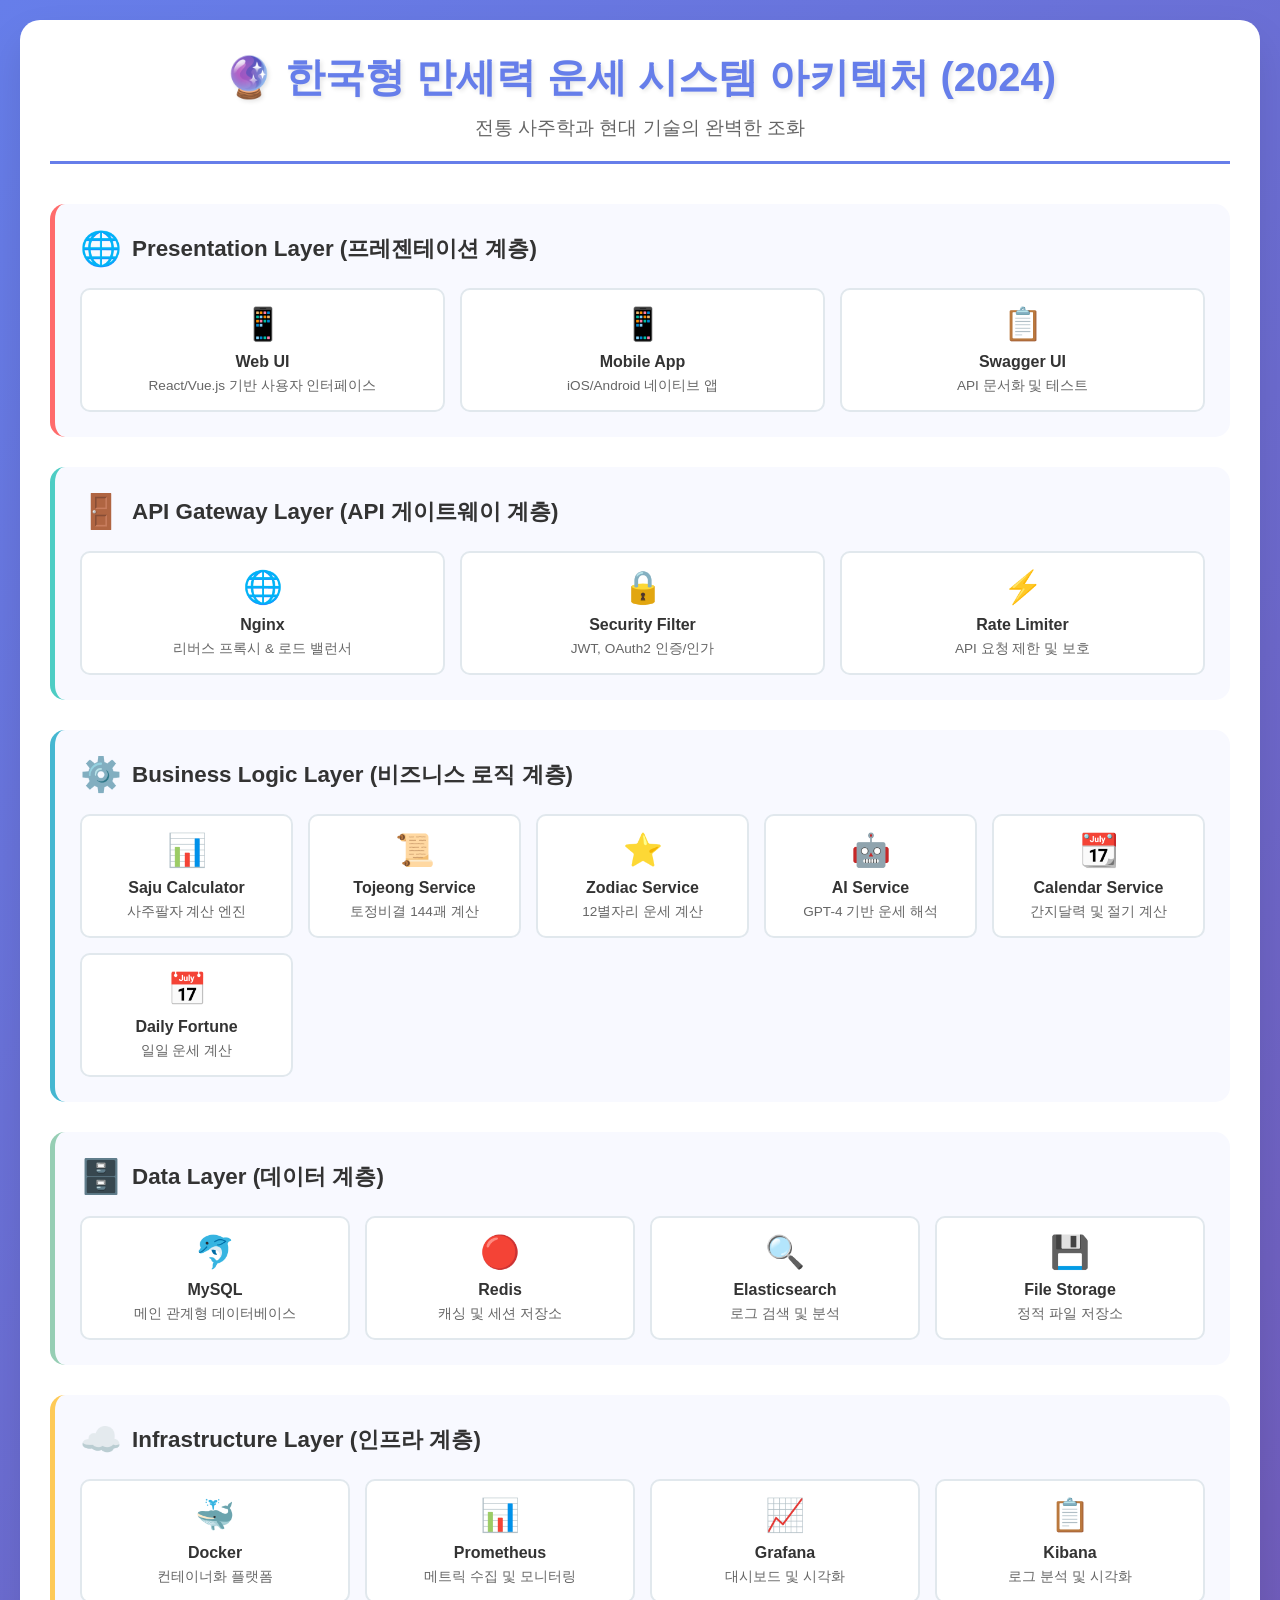
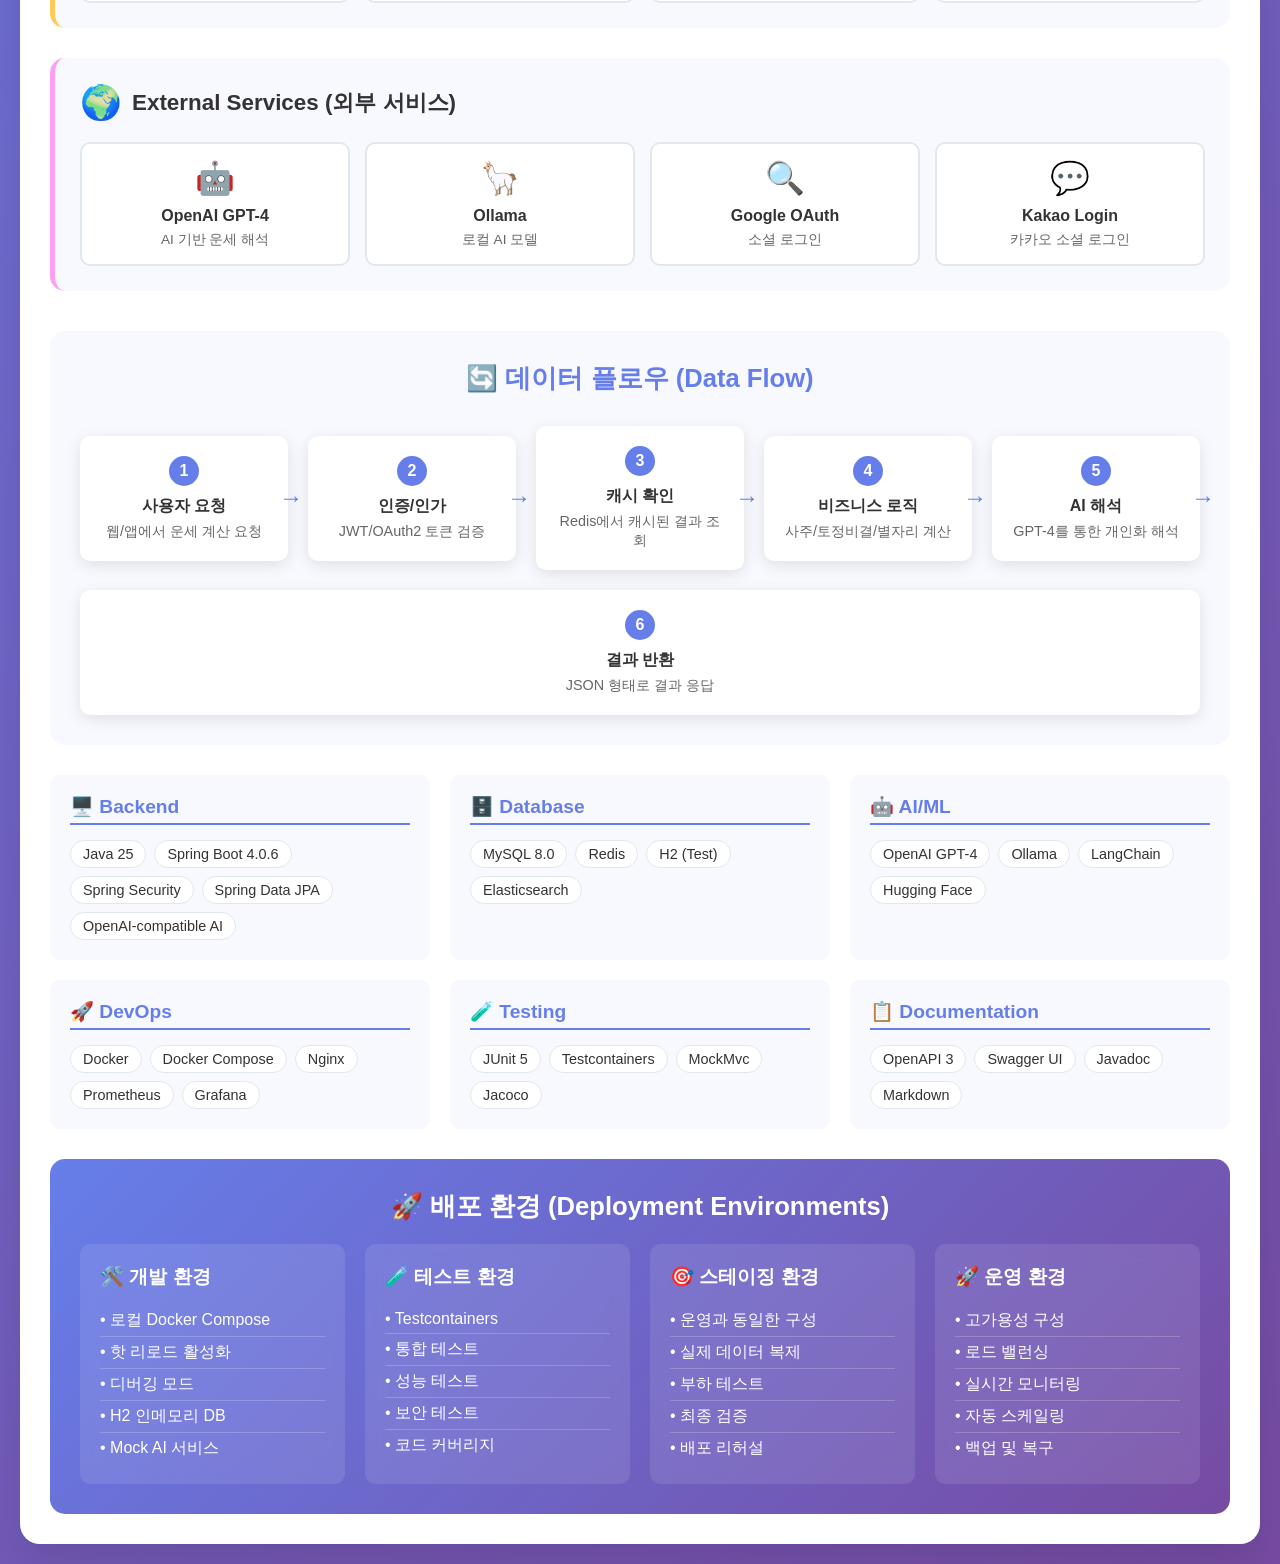
<file: docs/Architecture.html>
<!DOCTYPE html>
<html lang="ko">
<head>
    <meta charset="UTF-8">
    <meta name="viewport" content="width=device-width, initial-scale=1.0">
    <title>🔮 한국형 만세력 운세 시스템 아키텍처</title>
    <style>
        body {
            font-family: 'Segoe UI', Tahoma, Geneva, Verdana, sans-serif;
            margin: 0;
            padding: 20px;
            background: linear-gradient(135deg, #667eea 0%, #764ba2 100%);
            color: #333;
        }
        
        .container {
            max-width: 1400px;
            margin: 0 auto;
            background: white;
            border-radius: 20px;
            padding: 30px;
            box-shadow: 0 20px 40px rgba(0,0,0,0.1);
        }
        
        .header {
            text-align: center;
            margin-bottom: 40px;
            padding-bottom: 20px;
            border-bottom: 3px solid #667eea;
        }
        
        .header h1 {
            font-size: 2.5em;
            color: #667eea;
            margin: 0;
            text-shadow: 2px 2px 4px rgba(0,0,0,0.1);
        }
        
        .header p {
            font-size: 1.2em;
            color: #666;
            margin: 10px 0 0 0;
        }
        
        .architecture {
            display: grid;
            grid-template-columns: 1fr;
            gap: 30px;
            margin-bottom: 40px;
        }
        
        .layer {
            background: #f8f9ff;
            border-radius: 15px;
            padding: 25px;
            border-left: 5px solid;
            position: relative;
        }
        
        .layer h3 {
            margin: 0 0 20px 0;
            font-size: 1.4em;
            display: flex;
            align-items: center;
            gap: 10px;
        }
        
        .layer-icon {
            font-size: 1.5em;
        }
        
        .presentation { border-left-color: #ff6b6b; }
        .api-gateway { border-left-color: #4ecdc4; }
        .business { border-left-color: #45b7d1; }
        .data { border-left-color: #96ceb4; }
        .infrastructure { border-left-color: #feca57; }
        .external { border-left-color: #ff9ff3; }
        
        .components {
            display: grid;
            grid-template-columns: repeat(auto-fit, minmax(200px, 1fr));
            gap: 15px;
        }
        
        .component {
            background: white;
            padding: 15px;
            border-radius: 10px;
            border: 2px solid #e1e8ed;
            text-align: center;
            transition: all 0.3s ease;
            cursor: pointer;
        }
        
        .component:hover {
            transform: translateY(-5px);
            box-shadow: 0 8px 25px rgba(0,0,0,0.15);
            border-color: #667eea;
        }
        
        .component-icon {
            font-size: 2em;
            margin-bottom: 10px;
            display: block;
        }
        
        .component-name {
            font-weight: bold;
            font-size: 1em;
            margin-bottom: 5px;
        }
        
        .component-desc {
            font-size: 0.85em;
            color: #666;
            line-height: 1.4;
        }
        
        .flow-diagram {
            background: #f8f9ff;
            border-radius: 15px;
            padding: 30px;
            margin: 30px 0;
        }
        
        .flow-title {
            text-align: center;
            font-size: 1.6em;
            color: #667eea;
            margin-bottom: 30px;
            font-weight: bold;
        }
        
        .flow-steps {
            display: flex;
            justify-content: space-between;
            align-items: center;
            flex-wrap: wrap;
            gap: 20px;
        }
        
        .flow-step {
            background: white;
            padding: 20px;
            border-radius: 10px;
            text-align: center;
            box-shadow: 0 4px 15px rgba(0,0,0,0.1);
            flex: 1;
            min-width: 150px;
            position: relative;
        }
        
        .flow-step:not(:last-child)::after {
            content: '→';
            position: absolute;
            right: -15px;
            top: 50%;
            transform: translateY(-50%);
            font-size: 1.5em;
            color: #667eea;
            z-index: 1;
        }
        
        .step-number {
            background: #667eea;
            color: white;
            width: 30px;
            height: 30px;
            border-radius: 50%;
            display: flex;
            align-items: center;
            justify-content: center;
            margin: 0 auto 10px;
            font-weight: bold;
        }
        
        .step-title {
            font-weight: bold;
            margin-bottom: 5px;
        }
        
        .step-desc {
            font-size: 0.9em;
            color: #666;
        }
        
        .tech-stack {
            display: grid;
            grid-template-columns: repeat(auto-fit, minmax(300px, 1fr));
            gap: 20px;
            margin-top: 30px;
        }
        
        .tech-category {
            background: #f8f9ff;
            border-radius: 10px;
            padding: 20px;
        }
        
        .tech-category h4 {
            color: #667eea;
            margin: 0 0 15px 0;
            font-size: 1.2em;
            border-bottom: 2px solid #667eea;
            padding-bottom: 5px;
        }
        
        .tech-list {
            display: flex;
            flex-wrap: wrap;
            gap: 8px;
        }
        
        .tech-item {
            background: white;
            padding: 5px 12px;
            border-radius: 20px;
            font-size: 0.9em;
            border: 1px solid #e1e8ed;
            color: #333;
        }
        
        .deployment {
            background: linear-gradient(135deg, #667eea, #764ba2);
            color: white;
            border-radius: 15px;
            padding: 30px;
            margin-top: 30px;
        }
        
        .deployment h3 {
            margin: 0 0 20px 0;
            font-size: 1.6em;
            text-align: center;
        }
        
        .env-grid {
            display: grid;
            grid-template-columns: repeat(auto-fit, minmax(250px, 1fr));
            gap: 20px;
        }
        
        .env-card {
            background: rgba(255,255,255,0.1);
            border-radius: 10px;
            padding: 20px;
            backdrop-filter: blur(10px);
        }
        
        .env-card h4 {
            margin: 0 0 15px 0;
            font-size: 1.2em;
        }
        
        .env-card ul {
            list-style: none;
            padding: 0;
            margin: 0;
        }
        
        .env-card li {
            padding: 5px 0;
            border-bottom: 1px solid rgba(255,255,255,0.2);
        }
        
        .env-card li:last-child {
            border-bottom: none;
        }
        
        @media (max-width: 768px) {
            .flow-steps {
                flex-direction: column;
            }
            
            .flow-step:not(:last-child)::after {
                content: '↓';
                right: 50%;
                top: 100%;
                transform: translateX(50%);
            }
            
            .components {
                grid-template-columns: 1fr;
            }
        }
    </style>
</head>
<body>
    <div class="container">
        <div class="header">
            <h1>🔮 한국형 만세력 운세 시스템 아키텍처 (2024)</h1>
            <p>전통 사주학과 현대 기술의 완벽한 조화</p>
        </div>

        <!-- 시스템 레이어 아키텍처 -->
        <div class="architecture">
            <!-- Presentation Layer -->
            <div class="layer presentation">
                <h3><span class="layer-icon">🌐</span>Presentation Layer (프레젠테이션 계층)</h3>
                <div class="components">
                    <div class="component">
                        <span class="component-icon">📱</span>
                        <div class="component-name">Web UI</div>
                        <div class="component-desc">React/Vue.js 기반 사용자 인터페이스</div>
                    </div>
                    <div class="component">
                        <span class="component-icon">📱</span>
                        <div class="component-name">Mobile App</div>
                        <div class="component-desc">iOS/Android 네이티브 앱</div>
                    </div>
                    <div class="component">
                        <span class="component-icon">📋</span>
                        <div class="component-name">Swagger UI</div>
                        <div class="component-desc">API 문서화 및 테스트</div>
                    </div>
                </div>
            </div>

            <!-- API Gateway Layer -->
            <div class="layer api-gateway">
                <h3><span class="layer-icon">🚪</span>API Gateway Layer (API 게이트웨이 계층)</h3>
                <div class="components">
                    <div class="component">
                        <span class="component-icon">🌐</span>
                        <div class="component-name">Nginx</div>
                        <div class="component-desc">리버스 프록시 & 로드 밸런서</div>
                    </div>
                    <div class="component">
                        <span class="component-icon">🔒</span>
                        <div class="component-name">Security Filter</div>
                        <div class="component-desc">JWT, OAuth2 인증/인가</div>
                    </div>
                    <div class="component">
                        <span class="component-icon">⚡</span>
                        <div class="component-name">Rate Limiter</div>
                        <div class="component-desc">API 요청 제한 및 보호</div>
                    </div>
                </div>
            </div>

            <!-- Business Logic Layer -->
            <div class="layer business">
                <h3><span class="layer-icon">⚙️</span>Business Logic Layer (비즈니스 로직 계층)</h3>
                <div class="components">
                    <div class="component">
                        <span class="component-icon">📊</span>
                        <div class="component-name">Saju Calculator</div>
                        <div class="component-desc">사주팔자 계산 엔진</div>
                    </div>
                    <div class="component">
                        <span class="component-icon">📜</span>
                        <div class="component-name">Tojeong Service</div>
                        <div class="component-desc">토정비결 144괘 계산</div>
                    </div>
                    <div class="component">
                        <span class="component-icon">⭐</span>
                        <div class="component-name">Zodiac Service</div>
                        <div class="component-desc">12별자리 운세 계산</div>
                    </div>
                    <div class="component">
                        <span class="component-icon">🤖</span>
                        <div class="component-name">AI Service</div>
                        <div class="component-desc">GPT-4 기반 운세 해석</div>
                    </div>
                    <div class="component">
                        <span class="component-icon">📆</span>
                        <div class="component-name">Calendar Service</div>
                        <div class="component-desc">간지달력 및 절기 계산</div>
                    </div>
                    <div class="component">
                        <span class="component-icon">📅</span>
                        <div class="component-name">Daily Fortune</div>
                        <div class="component-desc">일일 운세 계산</div>
                    </div>
                </div>
            </div>

            <!-- Data Layer -->
            <div class="layer data">
                <h3><span class="layer-icon">🗄️</span>Data Layer (데이터 계층)</h3>
                <div class="components">
                    <div class="component">
                        <span class="component-icon">🐬</span>
                        <div class="component-name">MySQL</div>
                        <div class="component-desc">메인 관계형 데이터베이스</div>
                    </div>
                    <div class="component">
                        <span class="component-icon">🔴</span>
                        <div class="component-name">Redis</div>
                        <div class="component-desc">캐싱 및 세션 저장소</div>
                    </div>
                    <div class="component">
                        <span class="component-icon">🔍</span>
                        <div class="component-name">Elasticsearch</div>
                        <div class="component-desc">로그 검색 및 분석</div>
                    </div>
                    <div class="component">
                        <span class="component-icon">💾</span>
                        <div class="component-name">File Storage</div>
                        <div class="component-desc">정적 파일 저장소</div>
                    </div>
                </div>
            </div>

            <!-- Infrastructure Layer -->
            <div class="layer infrastructure">
                <h3><span class="layer-icon">☁️</span>Infrastructure Layer (인프라 계층)</h3>
                <div class="components">
                    <div class="component">
                        <span class="component-icon">🐳</span>
                        <div class="component-name">Docker</div>
                        <div class="component-desc">컨테이너화 플랫폼</div>
                    </div>
                    <div class="component">
                        <span class="component-icon">📊</span>
                        <div class="component-name">Prometheus</div>
                        <div class="component-desc">메트릭 수집 및 모니터링</div>
                    </div>
                    <div class="component">
                        <span class="component-icon">📈</span>
                        <div class="component-name">Grafana</div>
                        <div class="component-desc">대시보드 및 시각화</div>
                    </div>
                    <div class="component">
                        <span class="component-icon">📋</span>
                        <div class="component-name">Kibana</div>
                        <div class="component-desc">로그 분석 및 시각화</div>
                    </div>
                </div>
            </div>

            <!-- External Services -->
            <div class="layer external">
                <h3><span class="layer-icon">🌍</span>External Services (외부 서비스)</h3>
                <div class="components">
                    <div class="component">
                        <span class="component-icon">🤖</span>
                        <div class="component-name">OpenAI GPT-4</div>
                        <div class="component-desc">AI 기반 운세 해석</div>
                    </div>
                    <div class="component">
                        <span class="component-icon">🦙</span>
                        <div class="component-name">Ollama</div>
                        <div class="component-desc">로컬 AI 모델</div>
                    </div>
                    <div class="component">
                        <span class="component-icon">🔍</span>
                        <div class="component-name">Google OAuth</div>
                        <div class="component-desc">소셜 로그인</div>
                    </div>
                    <div class="component">
                        <span class="component-icon">💬</span>
                        <div class="component-name">Kakao Login</div>
                        <div class="component-desc">카카오 소셜 로그인</div>
                    </div>
                </div>
            </div>
        </div>

        <!-- 데이터 플로우 다이어그램 -->
        <div class="flow-diagram">
            <div class="flow-title">🔄 데이터 플로우 (Data Flow)</div>
            <div class="flow-steps">
                <div class="flow-step">
                    <div class="step-number">1</div>
                    <div class="step-title">사용자 요청</div>
                    <div class="step-desc">웹/앱에서 운세 계산 요청</div>
                </div>
                <div class="flow-step">
                    <div class="step-number">2</div>
                    <div class="step-title">인증/인가</div>
                    <div class="step-desc">JWT/OAuth2 토큰 검증</div>
                </div>
                <div class="flow-step">
                    <div class="step-number">3</div>
                    <div class="step-title">캐시 확인</div>
                    <div class="step-desc">Redis에서 캐시된 결과 조회</div>
                </div>
                <div class="flow-step">
                    <div class="step-number">4</div>
                    <div class="step-title">비즈니스 로직</div>
                    <div class="step-desc">사주/토정비결/별자리 계산</div>
                </div>
                <div class="flow-step">
                    <div class="step-number">5</div>
                    <div class="step-title">AI 해석</div>
                    <div class="step-desc">GPT-4를 통한 개인화 해석</div>
                </div>
                <div class="flow-step">
                    <div class="step-number">6</div>
                    <div class="step-title">결과 반환</div>
                    <div class="step-desc">JSON 형태로 결과 응답</div>
                </div>
            </div>
        </div>

        <!-- 기술 스택 -->
        <div class="tech-stack">
            <div class="tech-category">
                <h4>🖥️ Backend</h4>
                <div class="tech-list">
                    <span class="tech-item">Java 25</span>
                    <span class="tech-item">Spring Boot 4.0.6</span>
                    <span class="tech-item">Spring Security</span>
                    <span class="tech-item">Spring Data JPA</span>
                    <span class="tech-item">OpenAI-compatible AI</span>
                </div>
            </div>
            <div class="tech-category">
                <h4>🗄️ Database</h4>
                <div class="tech-list">
                    <span class="tech-item">MySQL 8.0</span>
                    <span class="tech-item">Redis</span>
                    <span class="tech-item">H2 (Test)</span>
                    <span class="tech-item">Elasticsearch</span>
                </div>
            </div>
            <div class="tech-category">
                <h4>🤖 AI/ML</h4>
                <div class="tech-list">
                    <span class="tech-item">OpenAI GPT-4</span>
                    <span class="tech-item">Ollama</span>
                    <span class="tech-item">LangChain</span>
                    <span class="tech-item">Hugging Face</span>
                </div>
            </div>
            <div class="tech-category">
                <h4>🚀 DevOps</h4>
                <div class="tech-list">
                    <span class="tech-item">Docker</span>
                    <span class="tech-item">Docker Compose</span>
                    <span class="tech-item">Nginx</span>
                    <span class="tech-item">Prometheus</span>
                    <span class="tech-item">Grafana</span>
                </div>
            </div>
            <div class="tech-category">
                <h4>🧪 Testing</h4>
                <div class="tech-list">
                    <span class="tech-item">JUnit 5</span>
                    <span class="tech-item">Testcontainers</span>
                    <span class="tech-item">MockMvc</span>
                    <span class="tech-item">Jacoco</span>
                </div>
            </div>
            <div class="tech-category">
                <h4>📋 Documentation</h4>
                <div class="tech-list">
                    <span class="tech-item">OpenAPI 3</span>
                    <span class="tech-item">Swagger UI</span>
                    <span class="tech-item">Javadoc</span>
                    <span class="tech-item">Markdown</span>
                </div>
            </div>
        </div>

        <!-- 배포 환경 -->
        <div class="deployment">
            <h3>🚀 배포 환경 (Deployment Environments)</h3>
            <div class="env-grid">
                <div class="env-card">
                    <h4>🛠️ 개발 환경</h4>
                    <ul>
                        <li>• 로컬 Docker Compose</li>
                        <li>• 핫 리로드 활성화</li>
                        <li>• 디버깅 모드</li>
                        <li>• H2 인메모리 DB</li>
                        <li>• Mock AI 서비스</li>
                    </ul>
                </div>
                <div class="env-card">
                    <h4>🧪 테스트 환경</h4>
                    <ul>
                        <li>• Testcontainers</li>
                        <li>• 통합 테스트</li>
                        <li>• 성능 테스트</li>
                        <li>• 보안 테스트</li>
                        <li>• 코드 커버리지</li>
                    </ul>
                </div>
                <div class="env-card">
                    <h4>🎯 스테이징 환경</h4>
                    <ul>
                        <li>• 운영과 동일한 구성</li>
                        <li>• 실제 데이터 복제</li>
                        <li>• 부하 테스트</li>
                        <li>• 최종 검증</li>
                        <li>• 배포 리허설</li>
                    </ul>
                </div>
                <div class="env-card">
                    <h4>🚀 운영 환경</h4>
                    <ul>
                        <li>• 고가용성 구성</li>
                        <li>• 로드 밸런싱</li>
                        <li>• 실시간 모니터링</li>
                        <li>• 자동 스케일링</li>
                        <li>• 백업 및 복구</li>
                    </ul>
                </div>
            </div>
        </div>
    </div>

    <script>
        // 컴포넌트 클릭 시 상세 정보 표시
        document.querySelectorAll('.component').forEach(component => {
            component.addEventListener('click', function() {
                const name = this.querySelector('.component-name').textContent;
                const desc = this.querySelector('.component-desc').textContent;
                
                alert(`📋 ${name}\n\n${desc}\n\n자세한 정보는 문서를 참고하세요.`);
            });
        });

        // 플로우 스텝 애니메이션
        const flowSteps = document.querySelectorAll('.flow-step');
        let currentStep = 0;

        function animateFlowSteps() {
            flowSteps.forEach((step, index) => {
                if (index === currentStep) {
                    step.style.transform = 'scale(1.05)';
                    step.style.boxShadow = '0 8px 25px rgba(102, 126, 234, 0.3)';
                } else {
                    step.style.transform = 'scale(1)';
                    step.style.boxShadow = '0 4px 15px rgba(0,0,0,0.1)';
                }
            });
            
            currentStep = (currentStep + 1) % flowSteps.length;
        }

        // 5초마다 플로우 애니메이션 실행
        setInterval(animateFlowSteps, 2000);
    </script>
</body>
</html>
</file>
